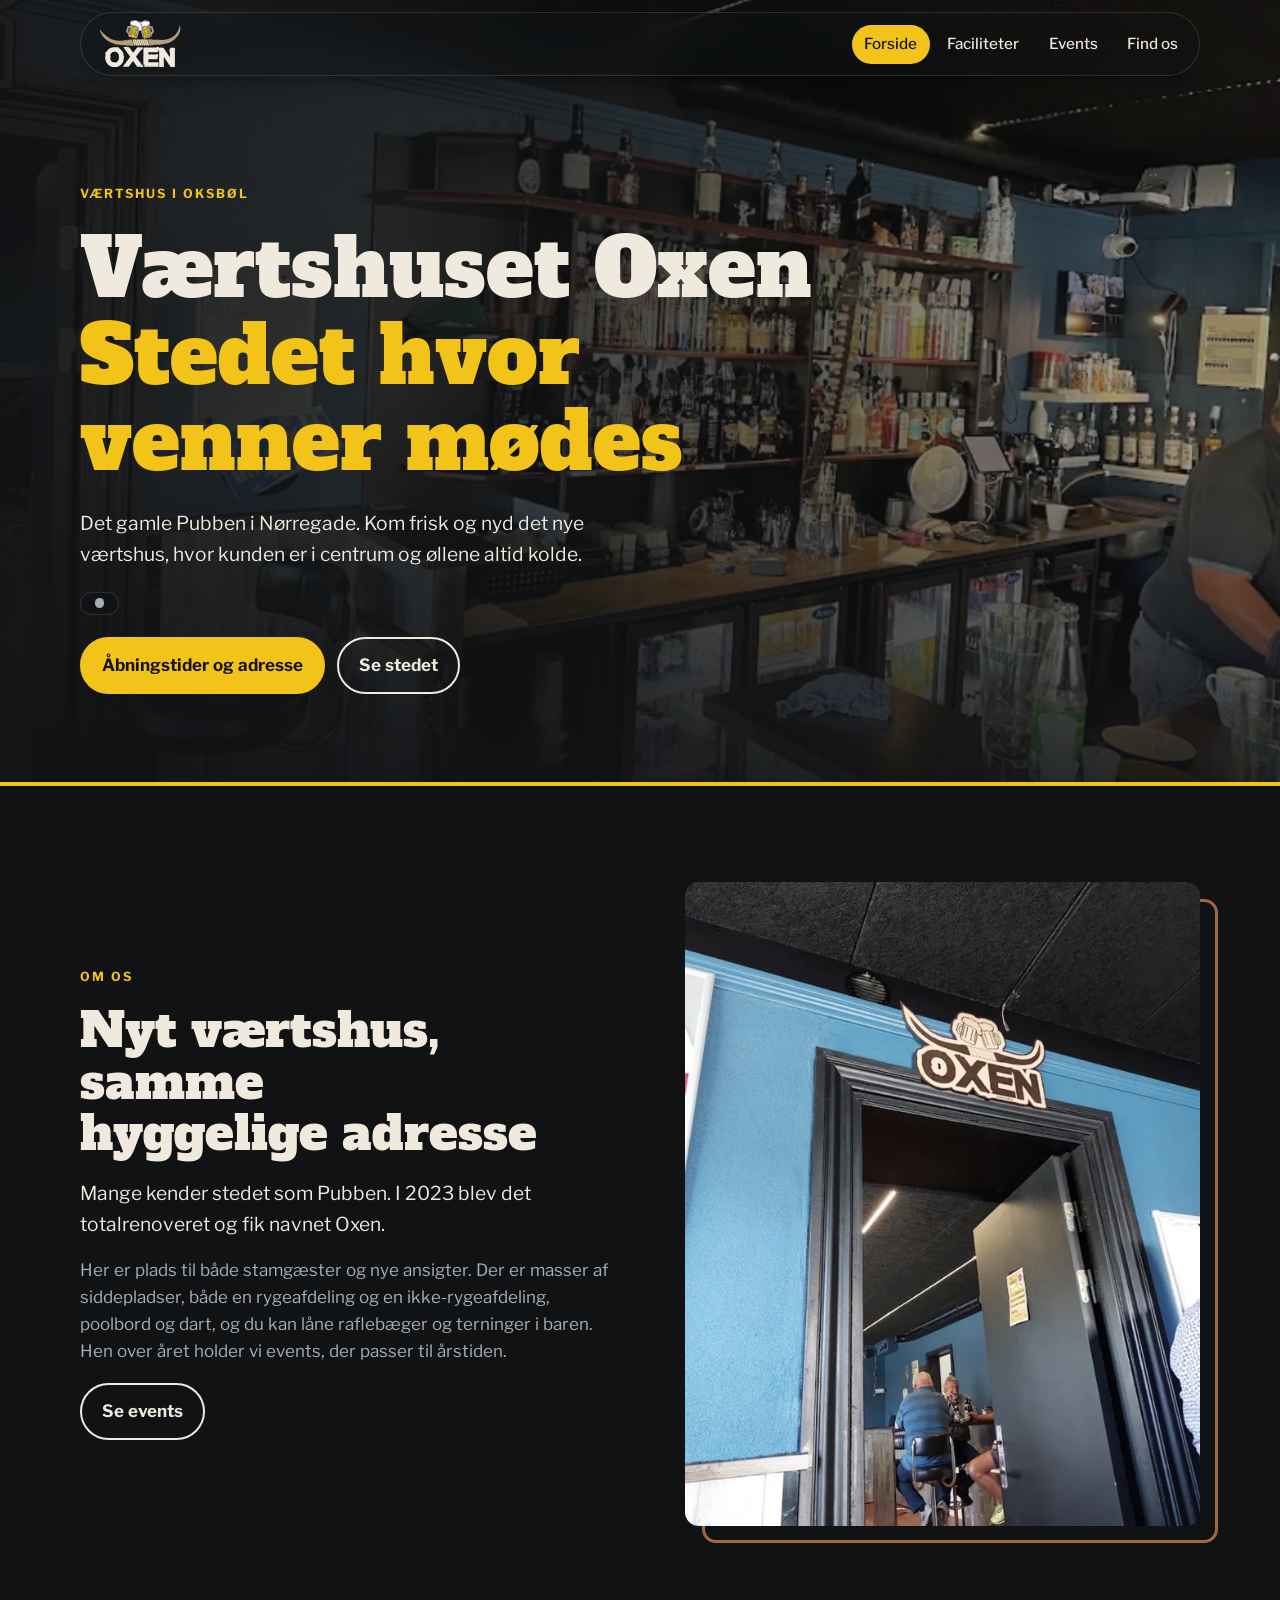
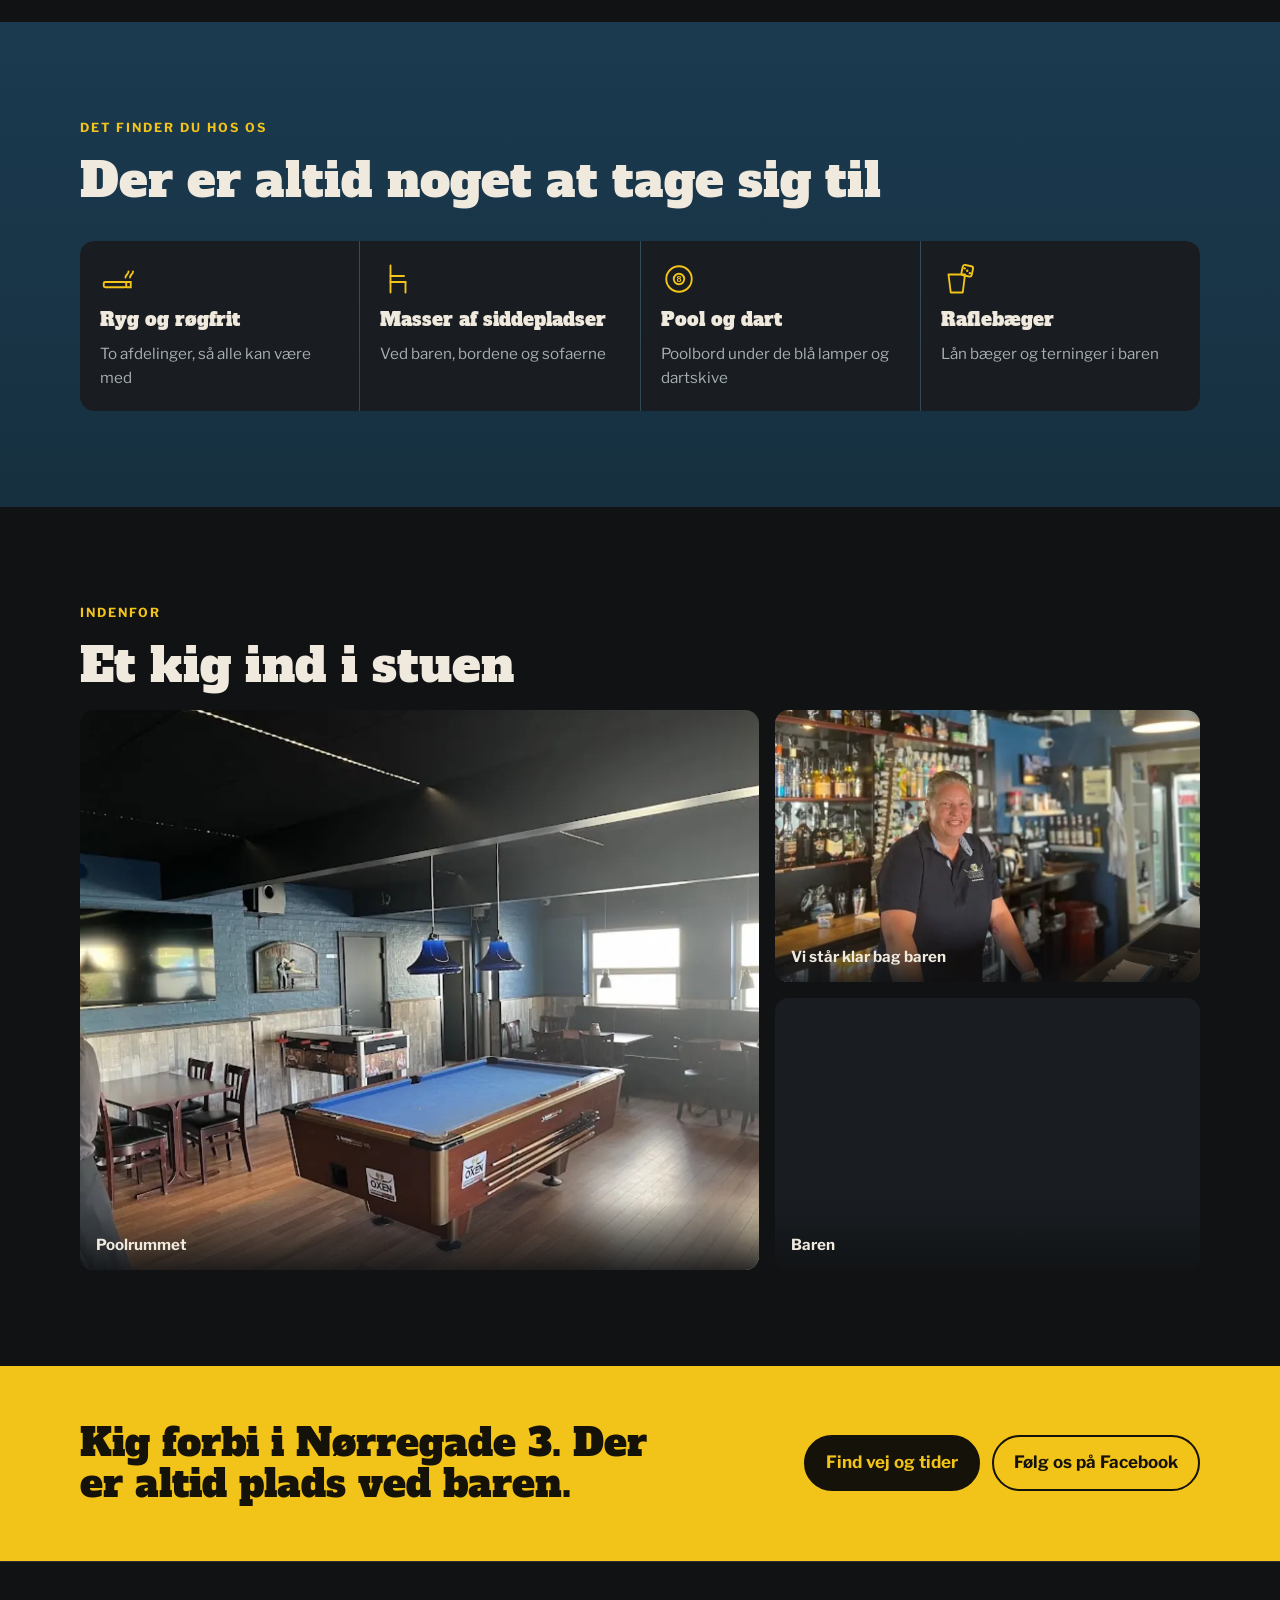
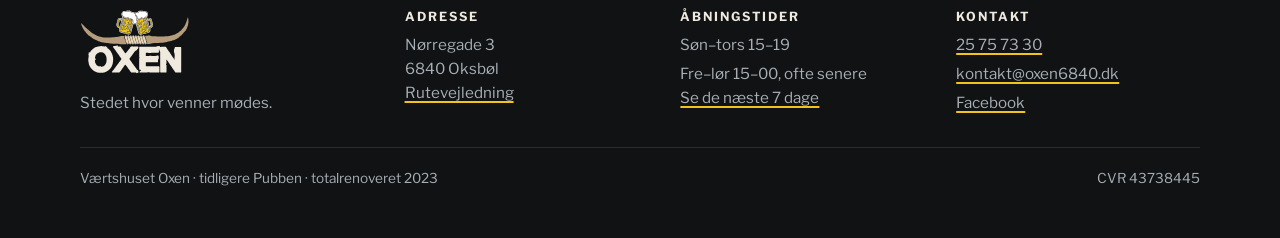
<file: index.html>
<!doctype html>
<html lang="da">
<head>
<meta charset="utf-8">
<meta name="viewport" content="width=device-width, initial-scale=1, viewport-fit=cover">
<title>Værtshuset Oxen</title>
<meta name="description" content="Værtshuset Oxen i Nørregade 3, Oksbøl. Stedet hvor venner mødes. Tidligere Pubben, totalrenoveret i 2023.">
<link rel="canonical" href="https://oxen6840.dk/">
<meta property="og:type" content="website">
<meta property="og:locale" content="da_DK">
<meta property="og:title" content="Værtshuset Oxen">
<meta property="og:description" content="Værtshuset Oxen i Nørregade 3, Oksbøl. Stedet hvor venner mødes. Tidligere Pubben, totalrenoveret i 2023.">
<meta property="og:url" content="https://oxen6840.dk/">
<meta property="og:image" content="https://oxen6840.dk/billeder/bar-1179.webp">
<meta name="theme-color" content="#101214">
<link rel="icon" href="oxen-logo.svg" type="image/svg+xml">
<link rel="preconnect" href="https://fonts.googleapis.com">
<link rel="preconnect" href="https://fonts.gstatic.com" crossorigin>
<link rel="stylesheet" href="https://fonts.googleapis.com/css2?family=Alfa+Slab+One&amp;family=Libre+Franklin:wght@400;500;700&amp;display=swap">
<link rel="stylesheet" href="styles.css">
<script src="hours.js" defer></script>
</head>
<body>

<header class="site-header">
  <div class="wrap">
    <a class="brand" href="index.html" aria-label="Oxen, til forsiden"><svg viewBox="-10 -10 1939 1143" width="82" height="48" aria-hidden="true"><use href="oxen-logo.svg#logo"/></svg></a>
    <nav aria-label="Hovedmenu"><ul class="menu"><li><a href="index.html" aria-current="page">Forside</a></li><li><a href="faciliteter.html">Faciliteter</a></li><li><a href="events.html">Events</a></li><li><a href="find-os.html">Find os</a></li></ul></nav>
  </div>
</header>

<main>
<section class="hero">
  <img src="billeder/bar-1179.webp" srcset="billeder/bar-640.webp 640w, billeder/bar-1179.webp 1179w" sizes="100vw" width="1179" height="849" alt="Baren på Oxen med fyldte hylder og køleskabe med øl" fetchpriority="high">
  <div class="wrap">
    <p class="eyebrow">Værtshus i Oksbøl</p>
    <h1>Værtshuset Oxen <span>Stedet hvor venner mødes</span></h1>
    <p class="lead">Det gamle Pubben i Nørregade. Kom frisk og nyd det nye værtshus, hvor kunden er i centrum og øllene altid kolde.</p>
    <p class="status" data-status hidden></p>
    <div class="actions">
      <a class="btn primary" href="find-os.html">Åbningstider og adresse</a>
      <a class="btn" href="faciliteter.html">Se stedet</a>
    </div>
  </div>
</section>

<section class="section">
  <div class="wrap">
    <div class="split">
      <div class="stack">
        <p class="eyebrow">Om os</p>
        <h2>Nyt værtshus, samme hyggelige adresse</h2>
        <p class="lead">Mange kender stedet som Pubben. I 2023 blev det totalrenoveret og fik navnet Oxen.</p>
        <p class="muted">Her er plads til både stamgæster og nye ansigter. Der er masser af siddepladser, både en rygeafdeling og en ikke-rygeafdeling, poolbord og dart, og du kan låne raflebæger og terninger i baren. Hen over året holder vi events, der passer til årstiden.</p>
        <div class="actions"><a class="btn" href="events.html">Se events</a></div>
      </div>
      <figure class="photo framed portrait">
        <img src="billeder/indgang-1179.webp" srcset="billeder/indgang-640.webp 640w, billeder/indgang-1179.webp 1179w" sizes="(max-width: 900px) 100vw, 34rem" width="1179" height="1449" alt="Indgangen til Oxen med det udskårne Oxen-skilt over døren og gæster ved baren" loading="lazy" decoding="async">
      </figure>
    </div>
  </div>
</section>

<section class="section blue">
  <div class="wrap stack">
    <p class="eyebrow">Det finder du hos os</p>
    <h2>Der er altid noget at tage sig til</h2>
    <div class="facts">
      <a class="fact" href="faciliteter.html#ryg"><svg viewBox="0 0 48 48" fill="none" stroke="currentColor" stroke-width="2.5" stroke-linecap="round" aria-hidden="true"><rect x="5" y="28" width="30" height="7" rx="2"/><path d="M35 28h6v7h-6"/><path d="M40 22c0-4 4-4 4-8M34 22c0-4 4-4 4-8"/></svg><strong>Ryg og røgfrit</strong><span>To afdelinger, så alle kan være med</span></a>
      <a class="fact" href="faciliteter.html#ryg"><svg viewBox="0 0 48 48" fill="none" stroke="currentColor" stroke-width="2.5" stroke-linecap="round" stroke-linejoin="round" aria-hidden="true"><path d="M14 6v22h20"/><path d="M14 28v14M34 28v14M14 20h18"/></svg><strong>Masser af siddepladser</strong><span>Ved baren, bordene og sofaerne</span></a>
      <a class="fact" href="faciliteter.html#spil"><svg viewBox="0 0 48 48" fill="none" stroke="currentColor" stroke-width="2.5" aria-hidden="true"><circle cx="24" cy="24" r="17"/><circle cx="24" cy="24" r="7"/><text x="24" y="28.5" text-anchor="middle" font-size="12" font-family="Arial, sans-serif" font-weight="700" fill="currentColor" stroke="none">8</text></svg><strong>Pool og dart</strong><span>Poolbord under de blå lamper og dartskive</span></a>
      <a class="fact" href="faciliteter.html#spil"><svg viewBox="0 0 48 48" fill="none" stroke="currentColor" stroke-width="2.5" stroke-linejoin="round" aria-hidden="true"><path d="M10 18h22l-3 24H13z"/><rect x="28" y="6" width="14" height="14" rx="3" transform="rotate(12 35 13)"/><circle cx="35" cy="13" r="1.6" fill="currentColor" stroke="none"/><circle cx="31.5" cy="9.8" r="1.6" fill="currentColor" stroke="none"/><circle cx="38.5" cy="16.2" r="1.6" fill="currentColor" stroke="none"/></svg><strong>Raflebæger</strong><span>Lån bæger og terninger i baren</span></a>
    </div>
  </div>
</section>

<section class="section">
  <div class="wrap stack">
    <p class="eyebrow">Indenfor</p>
    <h2>Et kig ind i stuen</h2>
    <div class="gallery">
      <figure class="big"><img src="billeder/poolrum-1179.webp" srcset="billeder/poolrum-640.webp 640w, billeder/poolrum-1179.webp 1179w" sizes="(max-width: 600px) 100vw, 44rem" width="1179" height="865" alt="Poolrummet med poolbord, borde og stor skærm" loading="lazy" decoding="async"><figcaption>Poolrummet</figcaption></figure>
      <figure><img src="billeder/bartender-600.webp" width="600" height="338" alt="Smilende bartender bag baren på Oxen" loading="lazy" decoding="async"><figcaption>Vi står klar bag baren</figcaption></figure>
      <figure><img src="billeder/bar-1179.webp" srcset="billeder/bar-640.webp 640w, billeder/bar-1179.webp 1179w" sizes="(max-width: 600px) 100vw, 28rem" width="1179" height="849" alt="Baren med hylder fulde af flasker" loading="lazy" decoding="async"><figcaption>Baren</figcaption></figure>
    </div>
  </div>
</section>

<section class="cta">
  <div class="wrap">
    <h2>Kig forbi i Nørregade 3. Der er altid plads ved baren.</h2>
    <div class="actions">
      <a class="btn dark" href="find-os.html">Find vej og tider</a>
      <a class="btn" href="https://www.facebook.com/share/19bXY2iPnA/" target="_blank" rel="noopener">Følg os på Facebook</a>
    </div>
  </div>
</section>
</main>

<footer class="site-footer">
  <div class="wrap">
    <div class="stack">
      <a class="brand" href="index.html" aria-label="Oxen, til forsiden"><svg viewBox="-10 -10 1939 1143" width="82" height="48" aria-hidden="true"><use href="oxen-logo.svg#logo"/></svg></a>
      <p>Stedet hvor venner mødes.</p>
    </div>
    <div>
      <h3>Adresse</h3>
      <p>Nørregade 3<br>6840 Oksbøl</p>
      <p><a href="https://www.google.com/maps/search/?api=1&amp;query=V%C3%A6rtshuset+Oxen%2C+N%C3%B8rregade+3%2C+6840+Oksb%C3%B8l" target="_blank" rel="noopener">Rutevejledning</a></p>
    </div>
    <div>
      <h3>Åbningstider</h3>
      <ul><li>Søn–tors 15–19</li><li>Fre–lør 15–00, ofte senere</li></ul>
      <p><a href="find-os.html">Se de næste 7 dage</a></p>
    </div>
    <div>
      <h3>Kontakt</h3>
      <ul>
        <li><a href="tel:+4525757330">25 75 73 30</a></li>
        <li><a href="mailto:kontakt@oxen6840.dk">kontakt@oxen6840.dk</a></li>
        <li><a href="https://www.facebook.com/share/19bXY2iPnA/" target="_blank" rel="noopener">Facebook</a></li>
      </ul>
    </div>
    <div class="fine">
      <span>Værtshuset Oxen · tidligere Pubben · totalrenoveret 2023</span>
      <span>CVR 43738445</span>
    </div>
  </div>
</footer>

</body>
</html>
</file>
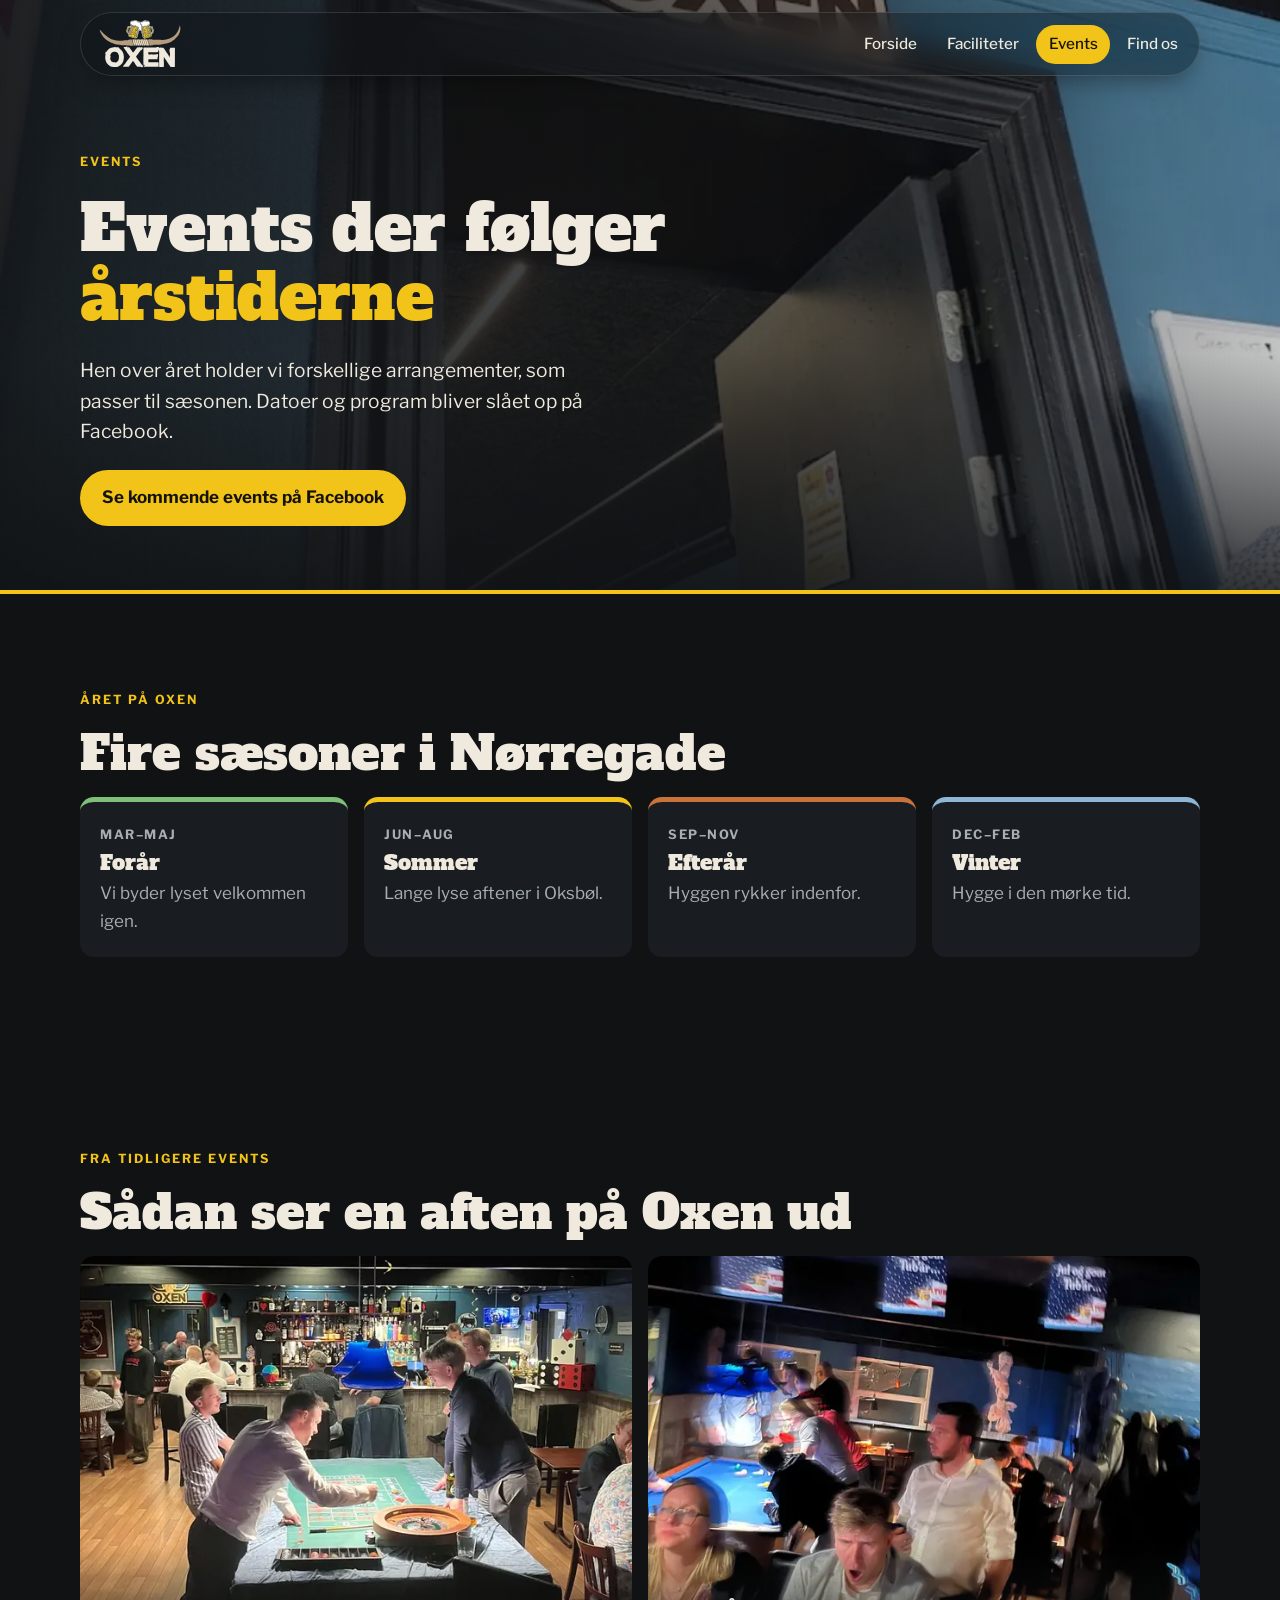
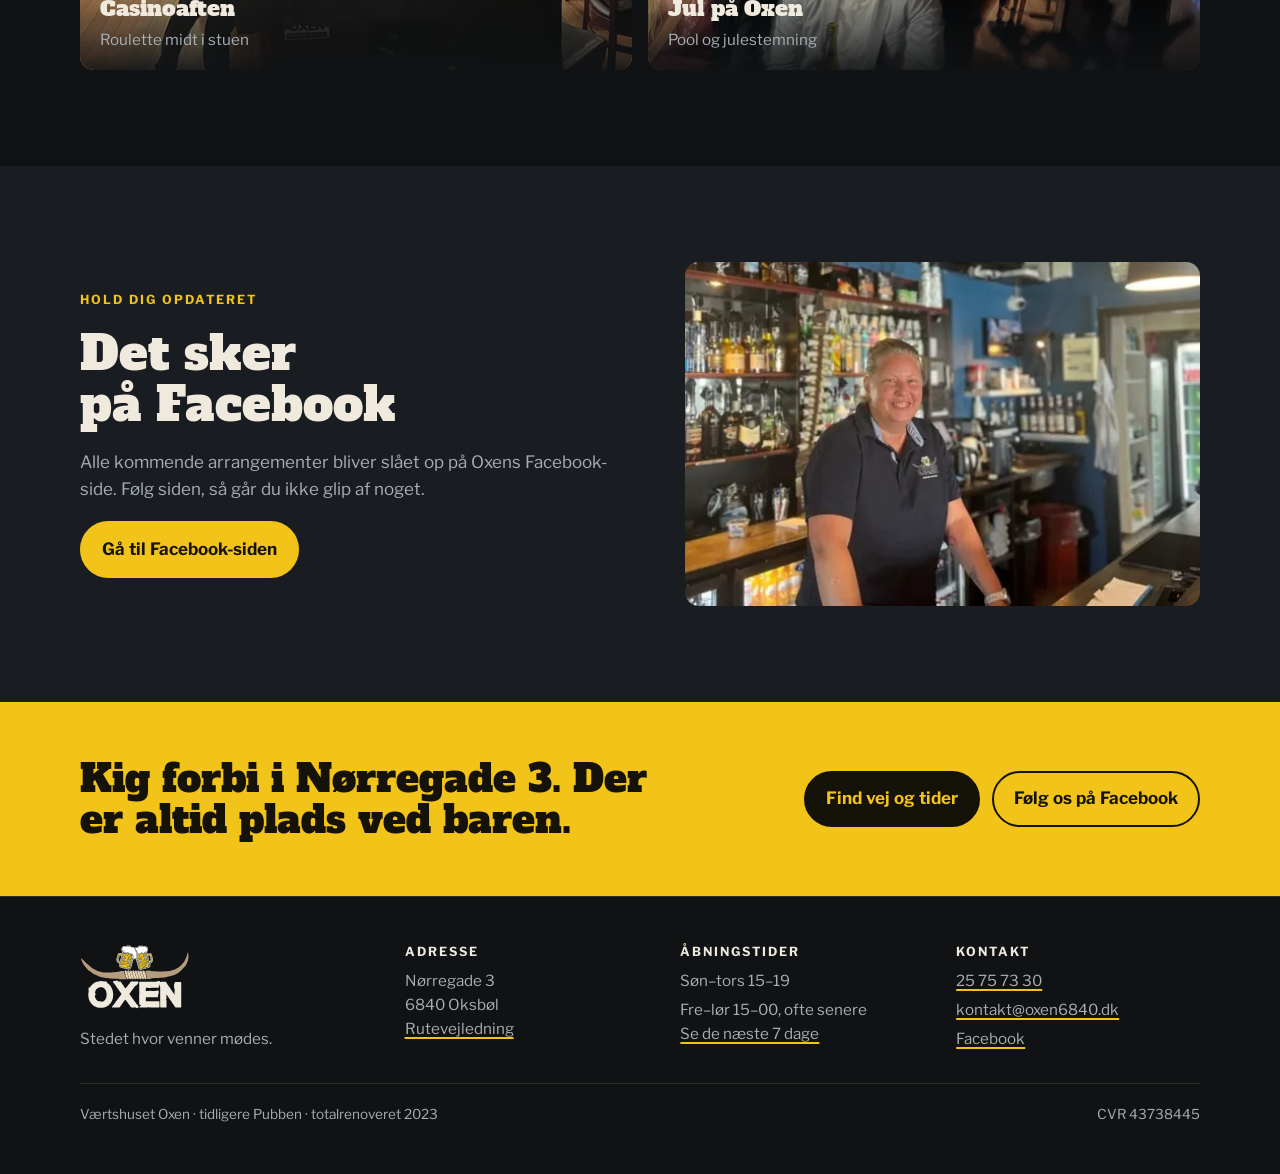
<file: events.html>
<!doctype html>
<html lang="da">
<head>
<meta charset="utf-8">
<meta name="viewport" content="width=device-width, initial-scale=1, viewport-fit=cover">
<title>Events · Værtshuset Oxen</title>
<meta name="description" content="Events efter årstiderne hos Værtshuset Oxen i Oksbøl. Følg med på Facebook.">
<link rel="canonical" href="https://oxen6840.dk/events">
<meta property="og:type" content="website">
<meta property="og:locale" content="da_DK">
<meta property="og:title" content="Events · Værtshuset Oxen">
<meta property="og:description" content="Events efter årstiderne hos Værtshuset Oxen i Oksbøl. Følg med på Facebook.">
<meta property="og:url" content="https://oxen6840.dk/events">
<meta property="og:image" content="https://oxen6840.dk/billeder/bar-1179.webp">
<meta name="theme-color" content="#101214">
<link rel="icon" href="oxen-logo.svg" type="image/svg+xml">
<link rel="preconnect" href="https://fonts.googleapis.com">
<link rel="preconnect" href="https://fonts.gstatic.com" crossorigin>
<link rel="stylesheet" href="https://fonts.googleapis.com/css2?family=Alfa+Slab+One&amp;family=Libre+Franklin:wght@400;500;700&amp;display=swap">
<link rel="stylesheet" href="styles.css">
<script src="hours.js" defer></script>
</head>
<body>

<header class="site-header">
  <div class="wrap">
    <a class="brand" href="index.html" aria-label="Oxen, til forsiden"><svg viewBox="-10 -10 1939 1143" width="82" height="48" aria-hidden="true"><use href="oxen-logo.svg#logo"/></svg></a>
    <nav aria-label="Hovedmenu"><ul class="menu"><li><a href="index.html">Forside</a></li><li><a href="faciliteter.html">Faciliteter</a></li><li><a href="events.html" aria-current="page">Events</a></li><li><a href="find-os.html">Find os</a></li></ul></nav>
  </div>
</header>

<main>
<section class="hero small">
  <img src="billeder/indgang-1179.webp" srcset="billeder/indgang-640.webp 640w, billeder/indgang-1179.webp 1179w" sizes="100vw" width="1179" height="1449" alt="Oxen-skiltet over indgangen" fetchpriority="high">
  <div class="wrap">
    <p class="eyebrow">Events</p>
    <h1>Events der følger <span>årstiderne</span></h1>
    <p class="lead">Hen over året holder vi forskellige arrangementer, som passer til sæsonen. Datoer og program bliver slået op på Facebook.</p>
    <div class="actions"><a class="btn primary" href="https://www.facebook.com/share/19bXY2iPnA/" target="_blank" rel="noopener">Se kommende events på Facebook</a></div>
  </div>
</section>

<section class="section">
  <div class="wrap stack">
    <p class="eyebrow">Året på Oxen</p>
    <h2>Fire sæsoner i Nørregade</h2>
    <div class="seasons">
      <div class="season" style="--s: #7fbf7a"><span class="when">Mar–maj</span><h3>Forår</h3><p>Vi byder lyset velkommen igen.</p></div>
      <div class="season" style="--s: #f2c318"><span class="when">Jun–aug</span><h3>Sommer</h3><p>Lange lyse aftener i Oksbøl.</p></div>
      <div class="season" style="--s: #c9733b"><span class="when">Sep–nov</span><h3>Efterår</h3><p>Hyggen rykker indenfor.</p></div>
      <div class="season" style="--s: #8fb6d4"><span class="when">Dec–feb</span><h3>Vinter</h3><p>Hygge i den mørke tid.</p></div>
    </div>
  </div>
</section>

<section class="section">
  <div class="wrap stack">
    <p class="eyebrow">Fra tidligere events</p>
    <h2>Sådan ser en aften på Oxen ud</h2>
    <div class="past">
      <figure><img src="billeder/casino-1179.webp" srcset="billeder/casino-640.webp 640w, billeder/casino-1179.webp 1179w" sizes="(max-width: 700px) 100vw, 36rem" width="1179" height="1234" alt="Casinoaften på Oxen med roulettebord midt i stuen og gæster omkring" loading="lazy" decoding="async"><figcaption><strong>Casinoaften</strong><span>Roulette midt i stuen</span></figcaption></figure>
      <figure><img src="billeder/jul-640.webp" width="640" height="691" alt="Gæster ved bordene og poolbordet under julepynten på Oxen" loading="lazy" decoding="async"><figcaption><strong>Jul på Oxen</strong><span>Pool og julestemning</span></figcaption></figure>
    </div>
  </div>
</section>

<section class="section panel">
  <div class="wrap">
    <div class="split">
      <div class="stack">
        <p class="eyebrow">Hold dig opdateret</p>
        <h2>Det sker på Facebook</h2>
        <p class="muted">Alle kommende arrangementer bliver slået op på Oxens Facebook-side. Følg siden, så går du ikke glip af noget.</p>
        <div class="actions"><a class="btn primary" href="https://www.facebook.com/share/19bXY2iPnA/" target="_blank" rel="noopener">Gå til Facebook-siden</a></div>
      </div>
      <figure class="photo framed wide"><img src="billeder/bartender-600.webp" width="600" height="338" alt="Bartender bag baren på Oxen" loading="lazy" decoding="async"></figure>
    </div>
  </div>
</section>

<section class="cta">
  <div class="wrap">
    <h2>Kig forbi i Nørregade 3. Der er altid plads ved baren.</h2>
    <div class="actions">
      <a class="btn dark" href="find-os.html">Find vej og tider</a>
      <a class="btn" href="https://www.facebook.com/share/19bXY2iPnA/" target="_blank" rel="noopener">Følg os på Facebook</a>
    </div>
  </div>
</section>
</main>

<footer class="site-footer">
  <div class="wrap">
    <div class="stack">
      <a class="brand" href="index.html" aria-label="Oxen, til forsiden"><svg viewBox="-10 -10 1939 1143" width="82" height="48" aria-hidden="true"><use href="oxen-logo.svg#logo"/></svg></a>
      <p>Stedet hvor venner mødes.</p>
    </div>
    <div>
      <h3>Adresse</h3>
      <p>Nørregade 3<br>6840 Oksbøl</p>
      <p><a href="https://www.google.com/maps/search/?api=1&amp;query=V%C3%A6rtshuset+Oxen%2C+N%C3%B8rregade+3%2C+6840+Oksb%C3%B8l" target="_blank" rel="noopener">Rutevejledning</a></p>
    </div>
    <div>
      <h3>Åbningstider</h3>
      <ul><li>Søn–tors 15–19</li><li>Fre–lør 15–00, ofte senere</li></ul>
      <p><a href="find-os.html">Se de næste 7 dage</a></p>
    </div>
    <div>
      <h3>Kontakt</h3>
      <ul>
        <li><a href="tel:+4525757330">25 75 73 30</a></li>
        <li><a href="mailto:kontakt@oxen6840.dk">kontakt@oxen6840.dk</a></li>
        <li><a href="https://www.facebook.com/share/19bXY2iPnA/" target="_blank" rel="noopener">Facebook</a></li>
      </ul>
    </div>
    <div class="fine">
      <span>Værtshuset Oxen · tidligere Pubben · totalrenoveret 2023</span>
      <span>CVR 43738445</span>
    </div>
  </div>
</footer>

</body>
</html>
</file>
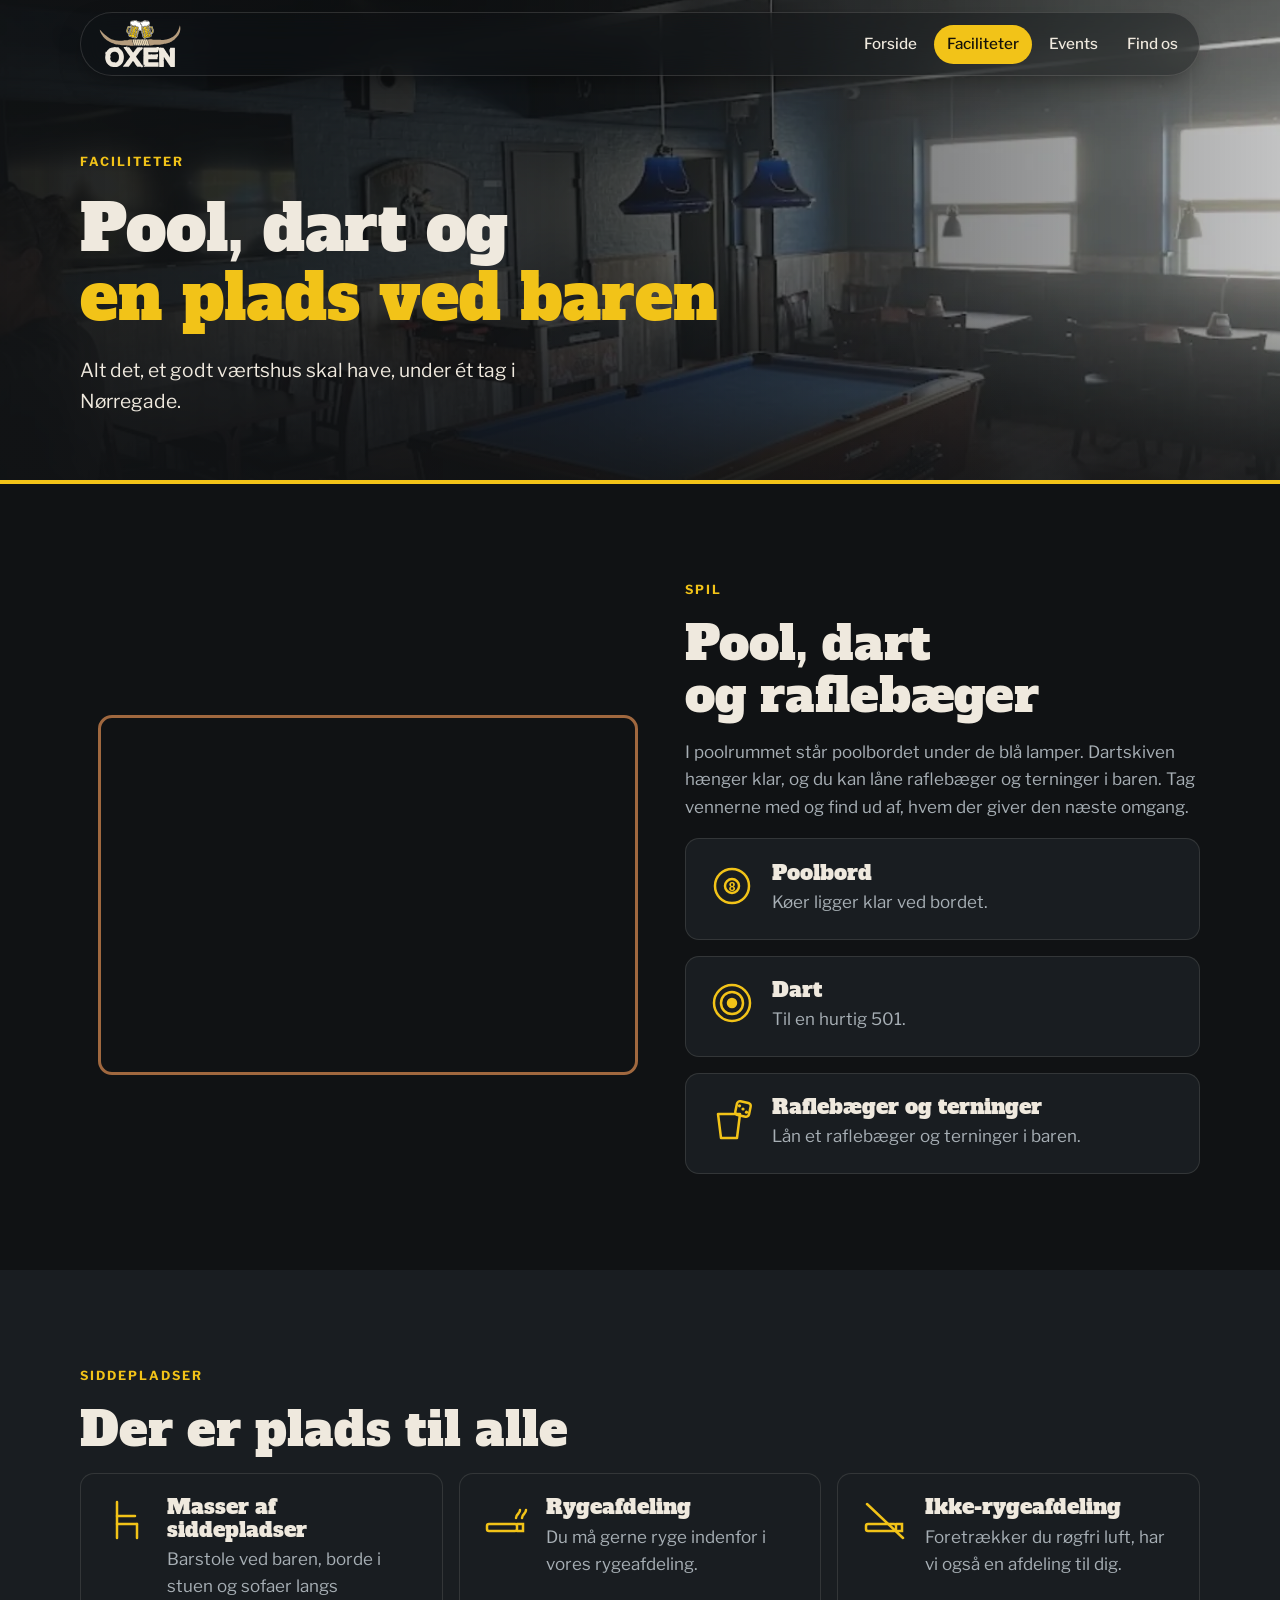
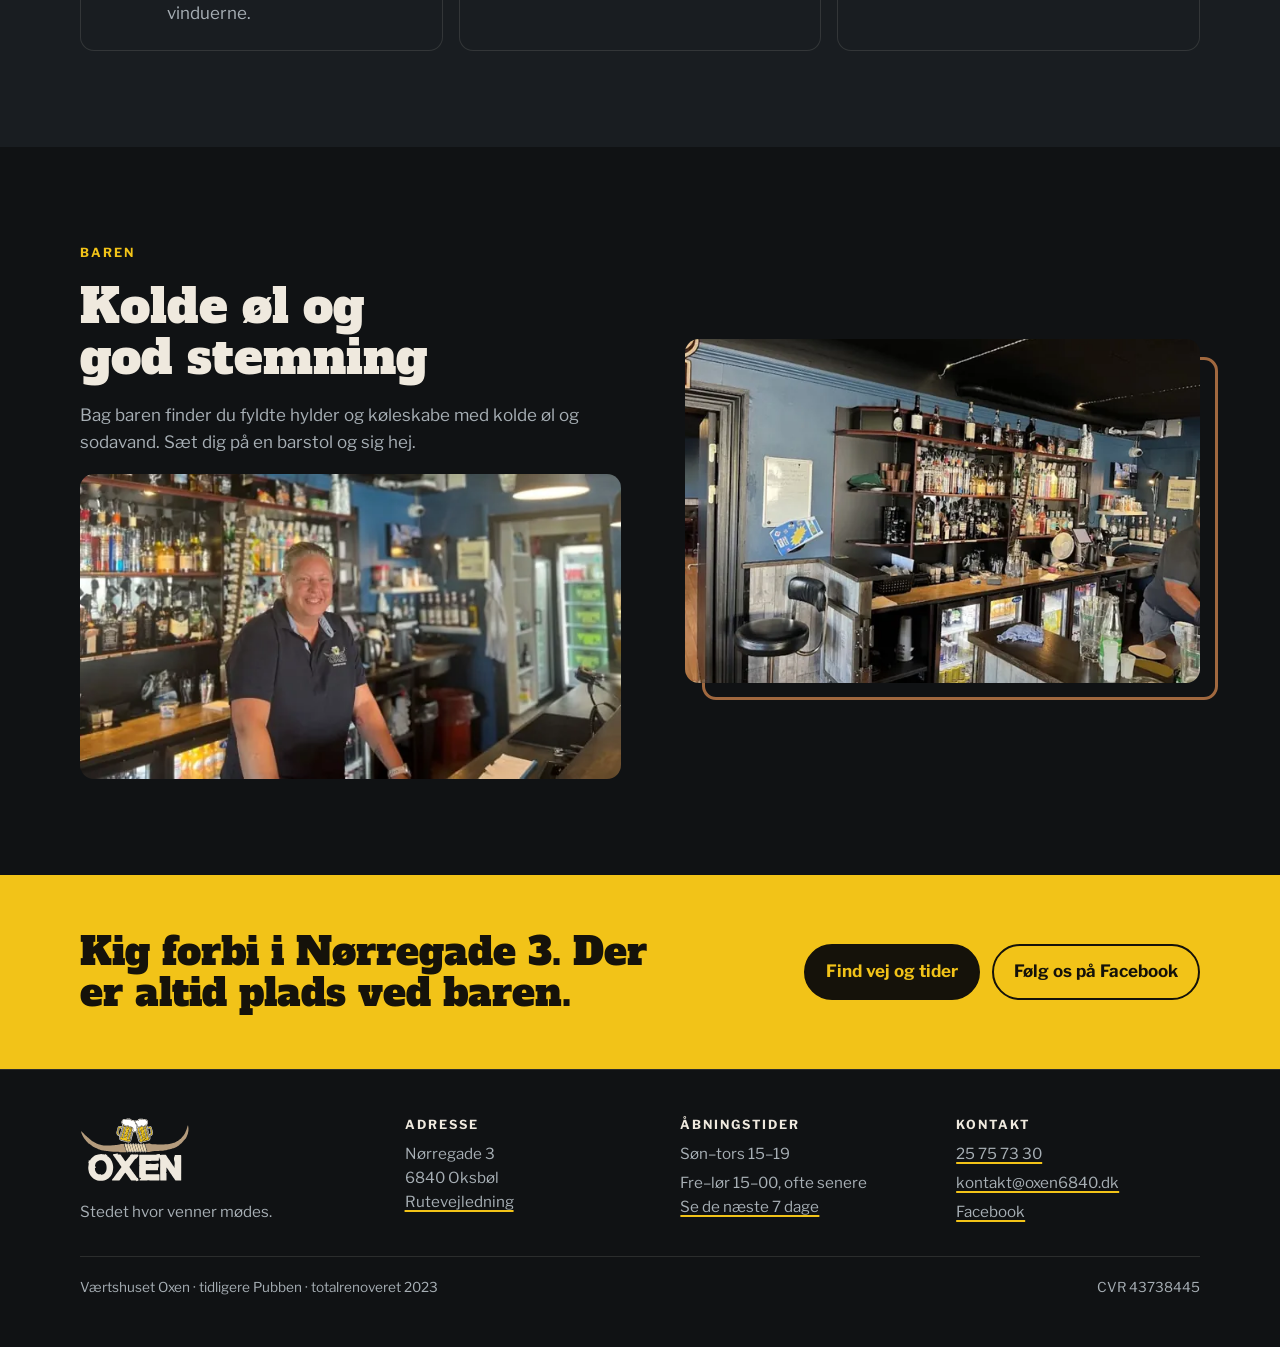
<file: faciliteter.html>
<!doctype html>
<html lang="da">
<head>
<meta charset="utf-8">
<meta name="viewport" content="width=device-width, initial-scale=1, viewport-fit=cover">
<title>Faciliteter · Værtshuset Oxen</title>
<meta name="description" content="Masser af siddepladser, poolbord, dart, raflebæger og terninger, rygeafdeling og ikke-rygeafdeling hos Værtshuset Oxen i Oksbøl.">
<link rel="canonical" href="https://oxen6840.dk/faciliteter">
<meta property="og:type" content="website">
<meta property="og:locale" content="da_DK">
<meta property="og:title" content="Faciliteter · Værtshuset Oxen">
<meta property="og:description" content="Masser af siddepladser, poolbord, dart, raflebæger og terninger, rygeafdeling og ikke-rygeafdeling hos Værtshuset Oxen i Oksbøl.">
<meta property="og:url" content="https://oxen6840.dk/faciliteter">
<meta property="og:image" content="https://oxen6840.dk/billeder/bar-1179.webp">
<meta name="theme-color" content="#101214">
<link rel="icon" href="oxen-logo.svg" type="image/svg+xml">
<link rel="preconnect" href="https://fonts.googleapis.com">
<link rel="preconnect" href="https://fonts.gstatic.com" crossorigin>
<link rel="stylesheet" href="https://fonts.googleapis.com/css2?family=Alfa+Slab+One&amp;family=Libre+Franklin:wght@400;500;700&amp;display=swap">
<link rel="stylesheet" href="styles.css">
<script src="hours.js" defer></script>
</head>
<body>

<header class="site-header">
  <div class="wrap">
    <a class="brand" href="index.html" aria-label="Oxen, til forsiden"><svg viewBox="-10 -10 1939 1143" width="82" height="48" aria-hidden="true"><use href="oxen-logo.svg#logo"/></svg></a>
    <nav aria-label="Hovedmenu"><ul class="menu"><li><a href="index.html">Forside</a></li><li><a href="faciliteter.html" aria-current="page">Faciliteter</a></li><li><a href="events.html">Events</a></li><li><a href="find-os.html">Find os</a></li></ul></nav>
  </div>
</header>

<main>
<section class="hero small">
  <img src="billeder/poolrum-1179.webp" srcset="billeder/poolrum-640.webp 640w, billeder/poolrum-1179.webp 1179w" sizes="100vw" width="1179" height="865" alt="Poolrummet på Oxen" fetchpriority="high">
  <div class="wrap">
    <p class="eyebrow">Faciliteter</p>
    <h1>Pool, dart og <span>en plads ved baren</span></h1>
    <p class="lead">Alt det, et godt værtshus skal have, under ét tag i Nørregade.</p>
  </div>
</section>

<section class="section" id="spil">
  <div class="wrap">
    <div class="split">
      <figure class="photo framed wide">
        <img src="billeder/poolrum-1179.webp" srcset="billeder/poolrum-640.webp 640w, billeder/poolrum-1179.webp 1179w" sizes="(max-width: 900px) 100vw, 36rem" width="1179" height="865" alt="Poolbord med blåt klæde og borde ved vinduerne" loading="lazy" decoding="async">
      </figure>
      <div class="stack">
        <p class="eyebrow">Spil</p>
        <h2>Pool, dart og raflebæger</h2>
        <p class="muted">I poolrummet står poolbordet under de blå lamper. Dartskiven hænger klar, og du kan låne raflebæger og terninger i baren. Tag vennerne med og find ud af, hvem der giver den næste omgang.</p>
        <div class="cards one">
          <div class="card"><svg viewBox="0 0 48 48" fill="none" stroke="currentColor" stroke-width="2.5" aria-hidden="true"><circle cx="24" cy="24" r="17"/><circle cx="24" cy="24" r="7"/><text x="24" y="28.5" text-anchor="middle" font-size="12" font-family="Arial, sans-serif" font-weight="700" fill="currentColor" stroke="none">8</text></svg><div><h3>Poolbord</h3><p>Køer ligger klar ved bordet.</p></div></div>
          <div class="card"><svg viewBox="0 0 48 48" fill="none" stroke="currentColor" stroke-width="2.5" stroke-linecap="round" aria-hidden="true"><circle cx="24" cy="24" r="18"/><circle cx="24" cy="24" r="11"/><circle cx="24" cy="24" r="4" fill="currentColor"/></svg><div><h3>Dart</h3><p>Til en hurtig 501.</p></div></div>
          <div class="card"><svg viewBox="0 0 48 48" fill="none" stroke="currentColor" stroke-width="2.5" stroke-linejoin="round" aria-hidden="true"><path d="M10 18h22l-3 24H13z"/><rect x="28" y="6" width="14" height="14" rx="3" transform="rotate(12 35 13)"/><circle cx="35" cy="13" r="1.6" fill="currentColor" stroke="none"/><circle cx="31.5" cy="9.8" r="1.6" fill="currentColor" stroke="none"/><circle cx="38.5" cy="16.2" r="1.6" fill="currentColor" stroke="none"/></svg><div><h3>Raflebæger og terninger</h3><p>Lån et raflebæger og terninger i baren.</p></div></div>
        </div>
      </div>
    </div>
  </div>
</section>

<section class="section panel" id="ryg">
  <div class="wrap stack">
    <p class="eyebrow">Siddepladser</p>
    <h2>Der er plads til alle</h2>
    <div class="cards three">
      <div class="card"><svg viewBox="0 0 48 48" fill="none" stroke="currentColor" stroke-width="2.5" stroke-linecap="round" stroke-linejoin="round" aria-hidden="true"><path d="M14 6v22h20"/><path d="M14 28v14M34 28v14M14 20h18"/></svg><div><h3>Masser af siddepladser</h3><p>Barstole ved baren, borde i stuen og sofaer langs vinduerne.</p></div></div>
      <div class="card"><svg viewBox="0 0 48 48" fill="none" stroke="currentColor" stroke-width="2.5" stroke-linecap="round" aria-hidden="true"><rect x="5" y="28" width="30" height="7" rx="2"/><path d="M35 28h6v7h-6"/><path d="M40 22c0-4 4-4 4-8M34 22c0-4 4-4 4-8"/></svg><div><h3>Rygeafdeling</h3><p>Du må gerne ryge indenfor i vores rygeafdeling.</p></div></div>
      <div class="card"><svg viewBox="0 0 48 48" fill="none" stroke="currentColor" stroke-width="2.5" stroke-linecap="round" aria-hidden="true"><rect x="5" y="28" width="30" height="7" rx="2"/><path d="M35 28h6v7h-6"/><path d="M6 8l36 34"/></svg><div><h3>Ikke-rygeafdeling</h3><p>Foretrækker du røgfri luft, har vi også en afdeling til dig.</p></div></div>
    </div>
  </div>
</section>

<section class="section" id="baren">
  <div class="wrap">
    <div class="split reverse">
      <figure class="photo framed wide">
        <img src="billeder/bar-1179.webp" srcset="billeder/bar-640.webp 640w, billeder/bar-1179.webp 1179w" sizes="(max-width: 900px) 100vw, 36rem" width="1179" height="849" alt="Baren på Oxen med flasker på hylderne og køleskabe med øl og sodavand" loading="lazy" decoding="async">
      </figure>
      <div class="stack">
        <p class="eyebrow">Baren</p>
        <h2>Kolde øl og god stemning</h2>
        <p class="muted">Bag baren finder du fyldte hylder og køleskabe med kolde øl og sodavand. Sæt dig på en barstol og sig hej.</p>
        <figure class="photo"><img src="billeder/bartender-600.webp" width="600" height="338" alt="Smilende bartender bag baren" loading="lazy" decoding="async"></figure>
      </div>
    </div>
  </div>
</section>

<section class="cta">
  <div class="wrap">
    <h2>Kig forbi i Nørregade 3. Der er altid plads ved baren.</h2>
    <div class="actions">
      <a class="btn dark" href="find-os.html">Find vej og tider</a>
      <a class="btn" href="https://www.facebook.com/share/19bXY2iPnA/" target="_blank" rel="noopener">Følg os på Facebook</a>
    </div>
  </div>
</section>
</main>

<footer class="site-footer">
  <div class="wrap">
    <div class="stack">
      <a class="brand" href="index.html" aria-label="Oxen, til forsiden"><svg viewBox="-10 -10 1939 1143" width="82" height="48" aria-hidden="true"><use href="oxen-logo.svg#logo"/></svg></a>
      <p>Stedet hvor venner mødes.</p>
    </div>
    <div>
      <h3>Adresse</h3>
      <p>Nørregade 3<br>6840 Oksbøl</p>
      <p><a href="https://www.google.com/maps/search/?api=1&amp;query=V%C3%A6rtshuset+Oxen%2C+N%C3%B8rregade+3%2C+6840+Oksb%C3%B8l" target="_blank" rel="noopener">Rutevejledning</a></p>
    </div>
    <div>
      <h3>Åbningstider</h3>
      <ul><li>Søn–tors 15–19</li><li>Fre–lør 15–00, ofte senere</li></ul>
      <p><a href="find-os.html">Se de næste 7 dage</a></p>
    </div>
    <div>
      <h3>Kontakt</h3>
      <ul>
        <li><a href="tel:+4525757330">25 75 73 30</a></li>
        <li><a href="mailto:kontakt@oxen6840.dk">kontakt@oxen6840.dk</a></li>
        <li><a href="https://www.facebook.com/share/19bXY2iPnA/" target="_blank" rel="noopener">Facebook</a></li>
      </ul>
    </div>
    <div class="fine">
      <span>Værtshuset Oxen · tidligere Pubben · totalrenoveret 2023</span>
      <span>CVR 43738445</span>
    </div>
  </div>
</footer>

</body>
</html>
</file>
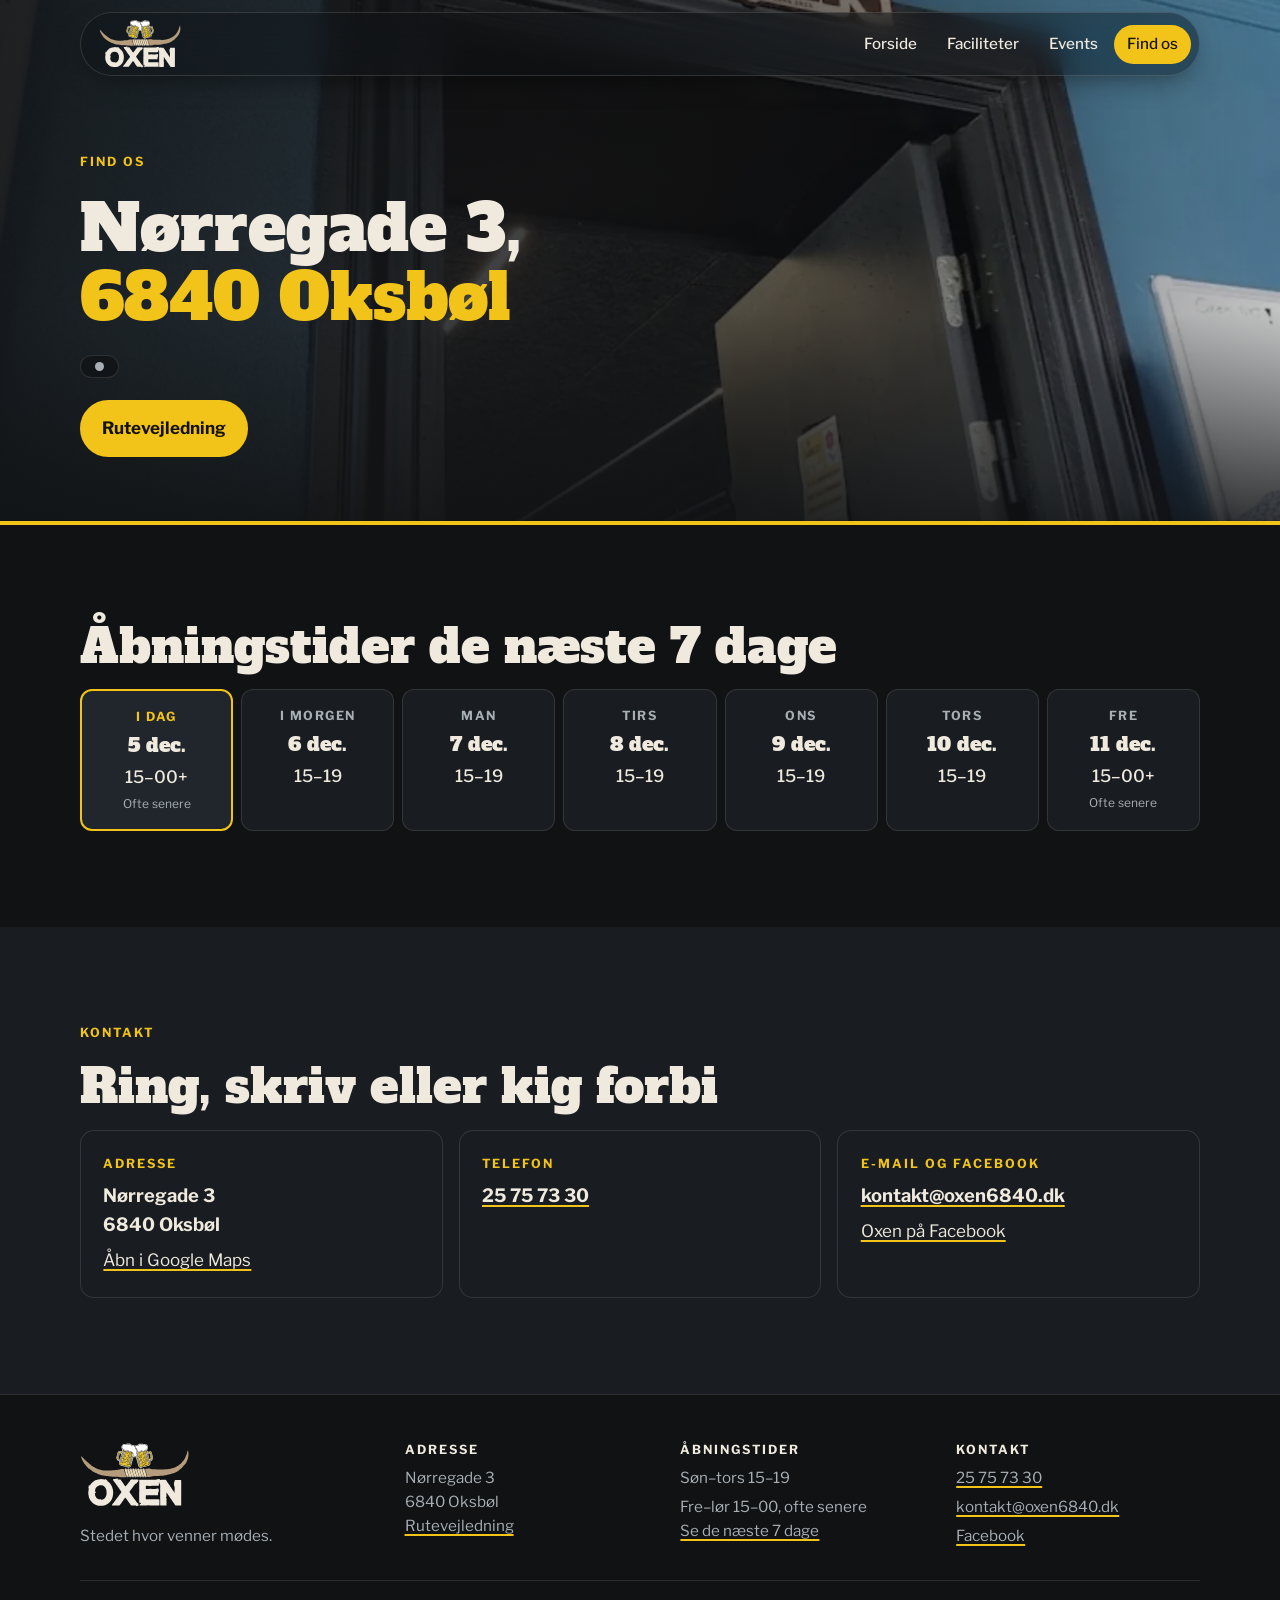
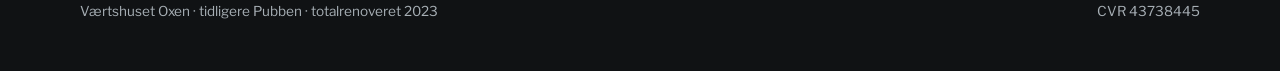
<file: find-os.html>
<!doctype html>
<html lang="da">
<head>
<meta charset="utf-8">
<meta name="viewport" content="width=device-width, initial-scale=1, viewport-fit=cover">
<title>Find os · Værtshuset Oxen</title>
<meta name="description" content="Åbningstider, adresse og kontakt til Værtshuset Oxen, Nørregade 3, 6840 Oksbøl.">
<link rel="canonical" href="https://oxen6840.dk/find-os">
<meta property="og:type" content="website">
<meta property="og:locale" content="da_DK">
<meta property="og:title" content="Find os · Værtshuset Oxen">
<meta property="og:description" content="Åbningstider, adresse og kontakt til Værtshuset Oxen, Nørregade 3, 6840 Oksbøl.">
<meta property="og:url" content="https://oxen6840.dk/find-os">
<meta property="og:image" content="https://oxen6840.dk/billeder/bar-1179.webp">
<meta name="theme-color" content="#101214">
<link rel="icon" href="oxen-logo.svg" type="image/svg+xml">
<link rel="preconnect" href="https://fonts.googleapis.com">
<link rel="preconnect" href="https://fonts.gstatic.com" crossorigin>
<link rel="stylesheet" href="https://fonts.googleapis.com/css2?family=Alfa+Slab+One&amp;family=Libre+Franklin:wght@400;500;700&amp;display=swap">
<link rel="stylesheet" href="styles.css">
<script src="hours.js" defer></script>
</head>
<body>

<header class="site-header">
  <div class="wrap">
    <a class="brand" href="index.html" aria-label="Oxen, til forsiden"><svg viewBox="-10 -10 1939 1143" width="82" height="48" aria-hidden="true"><use href="oxen-logo.svg#logo"/></svg></a>
    <nav aria-label="Hovedmenu"><ul class="menu"><li><a href="index.html">Forside</a></li><li><a href="faciliteter.html">Faciliteter</a></li><li><a href="events.html">Events</a></li><li><a href="find-os.html" aria-current="page">Find os</a></li></ul></nav>
  </div>
</header>

<main>
<section class="hero small">
  <img src="billeder/indgang-1179.webp" srcset="billeder/indgang-640.webp 640w, billeder/indgang-1179.webp 1179w" sizes="100vw" width="1179" height="1449" alt="Indgangen til Oxen" fetchpriority="high">
  <div class="wrap">
    <p class="eyebrow">Find os</p>
    <h1>Nørregade 3, <span>6840 Oksbøl</span></h1>
    <p class="status" data-status hidden></p>
    <div class="actions"><a class="btn primary" href="https://www.google.com/maps/search/?api=1&amp;query=V%C3%A6rtshuset+Oxen%2C+N%C3%B8rregade+3%2C+6840+Oksb%C3%B8l" target="_blank" rel="noopener">Rutevejledning</a></div>
  </div>
</section>

<section class="section">
  <div class="wrap stack">
    <div class="hours" aria-labelledby="hours-title">
      <div class="hours-head">
        <h2 id="hours-title">Åbningstider de næste 7 dage</h2>
      </div>
      <ol class="days" id="hours-days"></ol>
      <noscript><p class="muted">Søndag til torsdag 15–19. Fredag og lørdag 15–00, ofte senere.</p></noscript>
    </div>
  </div>
</section>

<section class="section panel">
  <div class="wrap stack">
    <p class="eyebrow">Kontakt</p>
    <h2>Ring, skriv eller kig forbi</h2>
    <div class="info">
      <div><span class="eyebrow">Adresse</span><span class="val">Nørregade 3<br>6840 Oksbøl</span><a href="https://www.google.com/maps/search/?api=1&amp;query=V%C3%A6rtshuset+Oxen%2C+N%C3%B8rregade+3%2C+6840+Oksb%C3%B8l" target="_blank" rel="noopener">Åbn i Google Maps</a></div>
      <div><span class="eyebrow">Telefon</span><span class="val"><a href="tel:+4525757330">25 75 73 30</a></span></div>
      <div><span class="eyebrow">E-mail og Facebook</span><span class="val"><a href="mailto:kontakt@oxen6840.dk">kontakt@oxen6840.dk</a></span><a href="https://www.facebook.com/share/19bXY2iPnA/" target="_blank" rel="noopener">Oxen på Facebook</a></div>
    </div>
  </div>
</section>
</main>

<footer class="site-footer">
  <div class="wrap">
    <div class="stack">
      <a class="brand" href="index.html" aria-label="Oxen, til forsiden"><svg viewBox="-10 -10 1939 1143" width="82" height="48" aria-hidden="true"><use href="oxen-logo.svg#logo"/></svg></a>
      <p>Stedet hvor venner mødes.</p>
    </div>
    <div>
      <h3>Adresse</h3>
      <p>Nørregade 3<br>6840 Oksbøl</p>
      <p><a href="https://www.google.com/maps/search/?api=1&amp;query=V%C3%A6rtshuset+Oxen%2C+N%C3%B8rregade+3%2C+6840+Oksb%C3%B8l" target="_blank" rel="noopener">Rutevejledning</a></p>
    </div>
    <div>
      <h3>Åbningstider</h3>
      <ul><li>Søn–tors 15–19</li><li>Fre–lør 15–00, ofte senere</li></ul>
      <p><a href="find-os.html">Se de næste 7 dage</a></p>
    </div>
    <div>
      <h3>Kontakt</h3>
      <ul>
        <li><a href="tel:+4525757330">25 75 73 30</a></li>
        <li><a href="mailto:kontakt@oxen6840.dk">kontakt@oxen6840.dk</a></li>
        <li><a href="https://www.facebook.com/share/19bXY2iPnA/" target="_blank" rel="noopener">Facebook</a></li>
      </ul>
    </div>
    <div class="fine">
      <span>Værtshuset Oxen · tidligere Pubben · totalrenoveret 2023</span>
      <span>CVR 43738445</span>
    </div>
  </div>
</footer>

</body>
</html>
</file>
<file: styles.css>
/* Værtshuset Oxen
   Layout: mørk stue under sort loft. Fotos i fuld bredde, petroleumsblå vægge som bånd,
   ølguld som eneste stærke accent. Siden har ét fast, mørkt udtryk (ingen lys udgave). */
:root {
  --bg: #101214;          /* det sorte akustikloft */
  --panel: #191d21;
  --panel-2: #20262b;
  --blue: #2c5e7f;        /* væggene */
  --blue-deep: #1b3a50;
  --gold: #f2c318;        /* øllet */
  --gold-ink: #15120a;
  --wood: #a0683f;        /* gulvet og bardisken */
  --paper: #efe9de;       /* de hvidlaserede paneler */
  --muted: #a7afb5;
  --line: rgba(239, 233, 222, .12);
  --logo-ink: #efe9de;
  --logo-horn: #b59c7d;
  --open: #4cc36a;
  --closed: #ef6a5a;
  --display: "Alfa Slab One", "Rockwell", "Georgia", serif;
  --body: "Libre Franklin", "Helvetica Neue", Arial, sans-serif;
  --radius: 14px;
  color-scheme: dark;
}

* { box-sizing: border-box; }
html { -webkit-text-size-adjust: 100%; scroll-behavior: smooth; scroll-padding-top: 6rem; }
body {
  margin: 0;
  background: var(--bg);
  color: var(--paper);
  font-family: var(--body);
  font-size: 1.0625rem;
  line-height: 1.6;
}
img { max-width: 100%; height: auto; display: block; }
a { color: inherit; text-decoration-color: var(--gold); text-decoration-thickness: 2px; text-underline-offset: 3px; }
a:focus-visible, button:focus-visible { outline: 3px solid var(--gold); outline-offset: 3px; border-radius: 4px; }
h1, h2, h3 { font-family: var(--display); font-weight: 400; line-height: 1.08; text-wrap: balance; margin: 0; }
h1 { font-size: clamp(2.6rem, 7vw, 5rem); }
h2 { font-size: clamp(1.9rem, 4.2vw, 3rem); }
h3 { font-size: 1.3rem; }
p { margin: 0; }

.wrap {
  max-width: 72rem;
  margin: 0 auto;
  padding-left: max(16px, env(safe-area-inset-left, 0px));
  padding-right: max(16px, env(safe-area-inset-right, 0px));
}
.eyebrow { font-size: .78rem; font-weight: 700; letter-spacing: .16em; text-transform: uppercase; color: var(--gold); }
.lead { font-size: 1.2rem; color: var(--paper); max-width: 40ch; }
.muted { color: var(--muted); }
.stack { display: grid; gap: 1.1rem; align-content: start; }

/* Header: svævende, gennemsigtig bjælke oven på fotoet */
.site-header {
  position: fixed; top: calc(env(safe-area-inset-top, 0px) + .75rem); left: 0; right: 0; z-index: 20;
  padding-left: max(12px, env(safe-area-inset-left, 0px));
  padding-right: max(12px, env(safe-area-inset-right, 0px));
  pointer-events: none;
}
body::before { content: ""; position: fixed; inset: 0 0 auto; height: env(safe-area-inset-top, 0px); z-index: 30; background: var(--bg); }
.site-header .wrap {
  pointer-events: auto;
  display: flex; align-items: center; justify-content: space-between; gap: .5rem 1.5rem; flex-wrap: wrap;
  max-width: 70rem; padding: .45rem .5rem .45rem 1.1rem;
  background: rgba(16, 18, 20, .42);
  backdrop-filter: blur(14px) saturate(1.4); -webkit-backdrop-filter: blur(14px) saturate(1.4);
  border: 1px solid rgba(239, 233, 222, .14); border-radius: 999px;
  box-shadow: 0 10px 30px -12px rgba(0, 0, 0, .6);
}
.brand { color: var(--logo-ink); line-height: 0; display: block; }
.brand svg { height: 48px; width: auto; display: block; }
.menu { list-style: none; display: flex; gap: .25rem; margin: 0; padding: 0; flex-wrap: wrap; }
.menu a { display: block; padding: .45rem .8rem; border-radius: 999px; text-decoration: none; font-weight: 500; font-size: .95rem; color: var(--paper); }
.menu a:hover { color: var(--paper); background: rgba(239, 233, 222, .1); }
.menu a[aria-current="page"] { color: var(--gold-ink); background: var(--gold); }

/* Knapper og chips */
.actions { display: flex; gap: .75rem; flex-wrap: wrap; }
.btn {
  display: inline-flex; align-items: center; gap: .5rem; padding: .8rem 1.25rem;
  border-radius: 999px; font-weight: 700; text-decoration: none;
  border: 2px solid var(--paper); color: var(--paper); transition: transform .15s ease, background .15s ease;
}
.btn:hover { transform: translateY(-1px); background: rgba(239, 233, 222, .08); }
.btn.primary { background: var(--gold); color: var(--gold-ink); border-color: var(--gold); }
.btn.primary:hover { background: #ffd23a; }
.status {
  display: inline-flex; align-items: center; gap: .5rem; font-size: .9rem; font-weight: 700;
  padding: .35rem .85rem; border-radius: 999px; background: rgba(16, 18, 20, .7); border: 1px solid var(--line);
  font-variant-numeric: tabular-nums;
}
.status::before { content: ""; width: .6rem; height: .6rem; border-radius: 50%; background: var(--muted); }
.status.open::before { background: var(--open); box-shadow: 0 0 0 4px rgba(76, 195, 106, .2); }
.status.closed::before { background: var(--closed); }

/* Hero med foto */
.hero { position: relative; isolation: isolate; overflow: hidden; border-bottom: 4px solid var(--gold); }
.hero > img { position: absolute; inset: 0; width: 100%; height: 100%; object-fit: cover; z-index: -2; }
.hero::after {
  content: ""; position: absolute; inset: 0; z-index: -1;
  background: linear-gradient(90deg, rgba(16, 18, 20, .94) 0%, rgba(16, 18, 20, .78) 45%, rgba(16, 18, 20, .25) 100%),
              linear-gradient(0deg, rgba(16, 18, 20, .8) 0%, rgba(16, 18, 20, 0) 40%);
}
.hero .wrap { padding-block: calc(5.5rem + clamp(2rem, 9vw, 6rem)) clamp(3rem, 8vw, 5.5rem); display: grid; gap: 1.4rem; justify-items: start; }
.hero h1 span { display: block; color: var(--gold); }
.hero.small .wrap { padding-block: calc(5.5rem + clamp(1.5rem, 6vw, 4rem)) clamp(2.5rem, 6vw, 4rem); }
.hero.small h1 { font-size: clamp(2.3rem, 6vw, 4rem); }

/* Sektioner */
.section .wrap { padding-block: clamp(3.5rem, 8vw, 6rem); }
.section.blue { background: var(--blue-deep); background-image: linear-gradient(180deg, var(--blue-deep), #16303f); }
.section.panel { background: var(--panel); }
.split { display: grid; grid-template-columns: minmax(0, 1.05fr) minmax(0, 1fr); gap: clamp(2rem, 5vw, 4.5rem); align-items: center; }
.split.reverse > :first-child { order: 2; }

/* Indrammede fotos: træramme som bardisken */
.photo { position: relative; margin: 0; }
.photo img { border-radius: var(--radius); width: 100%; object-fit: cover; }
.photo.framed::before {
  content: ""; position: absolute; inset: 1.1rem -1.1rem -1.1rem 1.1rem; border: 3px solid var(--wood); border-radius: var(--radius); z-index: -1;
}
.photo figcaption { margin-top: .7rem; font-size: .85rem; color: var(--muted); }
.photo.portrait img { aspect-ratio: 4 / 5; }
.photo.wide img { aspect-ratio: 3 / 2; }

/* Fakta-linje i bunden af hero */
.facts { display: grid; grid-template-columns: repeat(4, minmax(0, 1fr)); gap: 1px; background: var(--line); border-radius: var(--radius); overflow: hidden; margin-top: 1rem; }
.fact { background: var(--panel); padding: 1.25rem; display: grid; gap: .5rem; align-content: start; text-decoration: none; transition: background .15s ease; }
.fact:hover { background: var(--panel-2); }
.fact svg { width: 2.25rem; height: 2.25rem; color: var(--gold); }
.fact strong { font-family: var(--display); font-weight: 400; font-size: 1.15rem; }
.fact span { color: var(--muted); font-size: .95rem; }

/* Galleri */
.gallery { display: grid; grid-template-columns: minmax(0, 1.6fr) minmax(0, 1fr); grid-template-rows: repeat(2, clamp(12rem, 22vw, 17rem)); gap: 1rem; }
.gallery figure { margin: 0; position: relative; overflow: hidden; border-radius: var(--radius); background: var(--panel); }
.gallery img { position: absolute; inset: 0; width: 100%; height: 100%; object-fit: cover; transition: transform .6s ease; }
.gallery figure:hover img { transform: scale(1.03); }
.gallery .big { grid-row: span 2; }
.gallery figcaption {
  position: absolute; left: 0; right: 0; bottom: 0; padding: 2rem 1rem .8rem;
  background: linear-gradient(0deg, rgba(16, 18, 20, .85), rgba(16, 18, 20, 0));
  font-weight: 700; font-size: .95rem;
}

/* Kort til faciliteter */
.cards { display: grid; grid-template-columns: repeat(2, minmax(0, 1fr)); gap: 1rem; }
.card {
  background: var(--panel); border: 1px solid var(--line); border-radius: var(--radius);
  padding: 1.4rem; display: grid; grid-template-columns: 3rem minmax(0, 1fr); gap: 1rem; align-items: start;
}
.card svg { width: 3rem; height: 3rem; color: var(--gold); }
.cards.one { grid-template-columns: 1fr; }
.cards.three { grid-template-columns: repeat(3, minmax(0, 1fr)); }
.card p { color: var(--muted); margin-top: .3rem; }

/* Årstider */
.seasons { display: grid; grid-template-columns: repeat(4, minmax(0, 1fr)); gap: 1rem; }
.season { background: var(--panel); border-radius: var(--radius); padding: 1.4rem 1.25rem; border-top: 5px solid var(--s, var(--gold)); display: grid; gap: .4rem; align-content: start; }
.season .when { font-size: .8rem; letter-spacing: .12em; text-transform: uppercase; color: var(--muted); font-weight: 700; }
.season p { color: var(--muted); }

/* Tidligere events */
.past { display: grid; grid-template-columns: repeat(2, minmax(0, 1fr)); gap: 1rem; }
.past figure { margin: 0; position: relative; overflow: hidden; border-radius: var(--radius); aspect-ratio: 4 / 3; max-width: 100%; background: var(--panel); }
.past img { position: absolute; inset: 0; width: 100%; height: 100%; object-fit: cover; object-position: center 40%; }
.past figcaption {
  position: absolute; left: 0; right: 0; bottom: 0; padding: 3rem 1.25rem 1.1rem; display: grid; gap: .1rem;
  background: linear-gradient(0deg, rgba(16, 18, 20, .92), rgba(16, 18, 20, 0));
}
.past figcaption strong { font-family: var(--display); font-weight: 400; font-size: 1.35rem; }
.past figcaption span { color: var(--muted); font-size: .95rem; }
@media (max-width: 700px) { .past { grid-template-columns: 1fr; } }

/* Åbningstider, 7 dage */
.hours { display: grid; gap: 1rem; }
.hours-head { display: flex; align-items: center; gap: .75rem; flex-wrap: wrap; }
.days { list-style: none; margin: 0; padding: 0; display: grid; grid-template-columns: repeat(7, minmax(0, 1fr)); gap: .5rem; }
.day { background: var(--panel); border: 1px solid var(--line); border-radius: 12px; padding: 1rem .75rem; display: grid; gap: .2rem; text-align: center; align-content: start; }
.day .wd { font-size: .78rem; font-weight: 700; letter-spacing: .12em; text-transform: uppercase; color: var(--muted); }
.day .dt { font-family: var(--display); font-size: 1.2rem; }
.day .tm { font-variant-numeric: tabular-nums; font-weight: 500; }
.day.is-closed .tm, .day.is-unknown .tm { color: var(--muted); }
.day.today { border: 2px solid var(--gold); background: var(--panel-2); }
.day.today .wd { color: var(--gold); }
.day .special { font-size: .75rem; color: var(--muted); }

/* Info-kort på Find os */
.info { display: grid; grid-template-columns: repeat(3, minmax(0, 1fr)); gap: 1rem; }
.info > div { background: var(--panel); border: 1px solid var(--line); border-radius: var(--radius); padding: 1.4rem; display: grid; gap: .45rem; align-content: start; }
.info .val { font-weight: 700; font-size: 1.15rem; font-variant-numeric: tabular-nums; overflow-wrap: anywhere; }

/* CTA-bånd */
.cta { background: var(--gold); color: var(--gold-ink); }
.cta .wrap { padding-block: clamp(2.5rem, 6vw, 3.5rem); display: flex; justify-content: space-between; align-items: center; gap: 1.5rem; flex-wrap: wrap; }
.cta h2 { font-size: clamp(1.6rem, 3.6vw, 2.4rem); max-width: 22ch; }
.cta .btn { border-color: var(--gold-ink); color: var(--gold-ink); }
.cta .btn:hover { background: rgba(21, 18, 10, .08); }
.cta .btn.dark { background: var(--gold-ink); color: var(--gold); }

/* Footer */
.site-footer { border-top: 1px solid var(--line); color: var(--muted); font-size: .95rem; }
.site-footer .wrap { padding-block: 3rem; display: grid; grid-template-columns: 1.2fr 1fr 1fr 1fr; gap: 2rem; }
.site-footer .brand svg { height: 64px; }
.site-footer h3 { font-family: var(--body); font-weight: 700; font-size: .78rem; letter-spacing: .16em; text-transform: uppercase; color: var(--paper); margin-bottom: .6rem; }
.site-footer ul { list-style: none; margin: 0; padding: 0; display: grid; gap: .3rem; }
.site-footer .fine { grid-column: 1 / -1; border-top: 1px solid var(--line); padding-top: 1.25rem; display: flex; justify-content: space-between; gap: 1rem; flex-wrap: wrap; font-size: .85rem; }

@media (max-width: 900px) {
  .split { grid-template-columns: 1fr; }
  .split.reverse > :first-child { order: 0; }
  .facts { grid-template-columns: repeat(2, minmax(0, 1fr)); }
  .seasons { grid-template-columns: repeat(2, minmax(0, 1fr)); }
  .cards.three { grid-template-columns: 1fr; }
  .info { grid-template-columns: 1fr; }
  .site-footer .wrap { grid-template-columns: 1fr 1fr; }
  .days { grid-template-columns: 1fr; }
  .day { grid-template-columns: 5.5rem minmax(0, 1fr) auto; align-items: center; text-align: left; gap: .75rem; padding: .75rem 1rem; }
  .day .special { grid-column: 2 / 4; }
  .hero::after { background: linear-gradient(0deg, rgba(16, 18, 20, .95) 0%, rgba(16, 18, 20, .7) 60%, rgba(16, 18, 20, .45) 100%); }
}
@media (max-width: 600px) {
  .gallery { grid-template-columns: 1fr; grid-template-rows: none; grid-auto-rows: 14rem; }
  .gallery .big { grid-row: auto; }
  .cards { grid-template-columns: 1fr; }
  .brand svg { height: 38px; }
  .site-header .wrap { padding: .35rem .35rem .35rem .85rem; flex-wrap: nowrap; column-gap: .5rem; }
  .menu { flex-wrap: nowrap; gap: 0; }
  .menu a { padding: .4rem .55rem; font-size: .88rem; white-space: nowrap; }
  .menu li:first-child { display: none; } /* logoet fører til forsiden */
  .photo.framed::before { inset: .7rem -.7rem -.7rem .7rem; }
  .photo.framed { margin-right: .7rem; }
  .site-footer .wrap { grid-template-columns: 1fr; }
}
@media (max-width: 420px) {
  .facts, .seasons { grid-template-columns: 1fr; }
}
@media (prefers-reduced-motion: reduce) {
  html { scroll-behavior: auto; }
  .btn, .gallery img { transition: none; }
  .btn:hover, .gallery figure:hover img { transform: none; }
}
</file>
